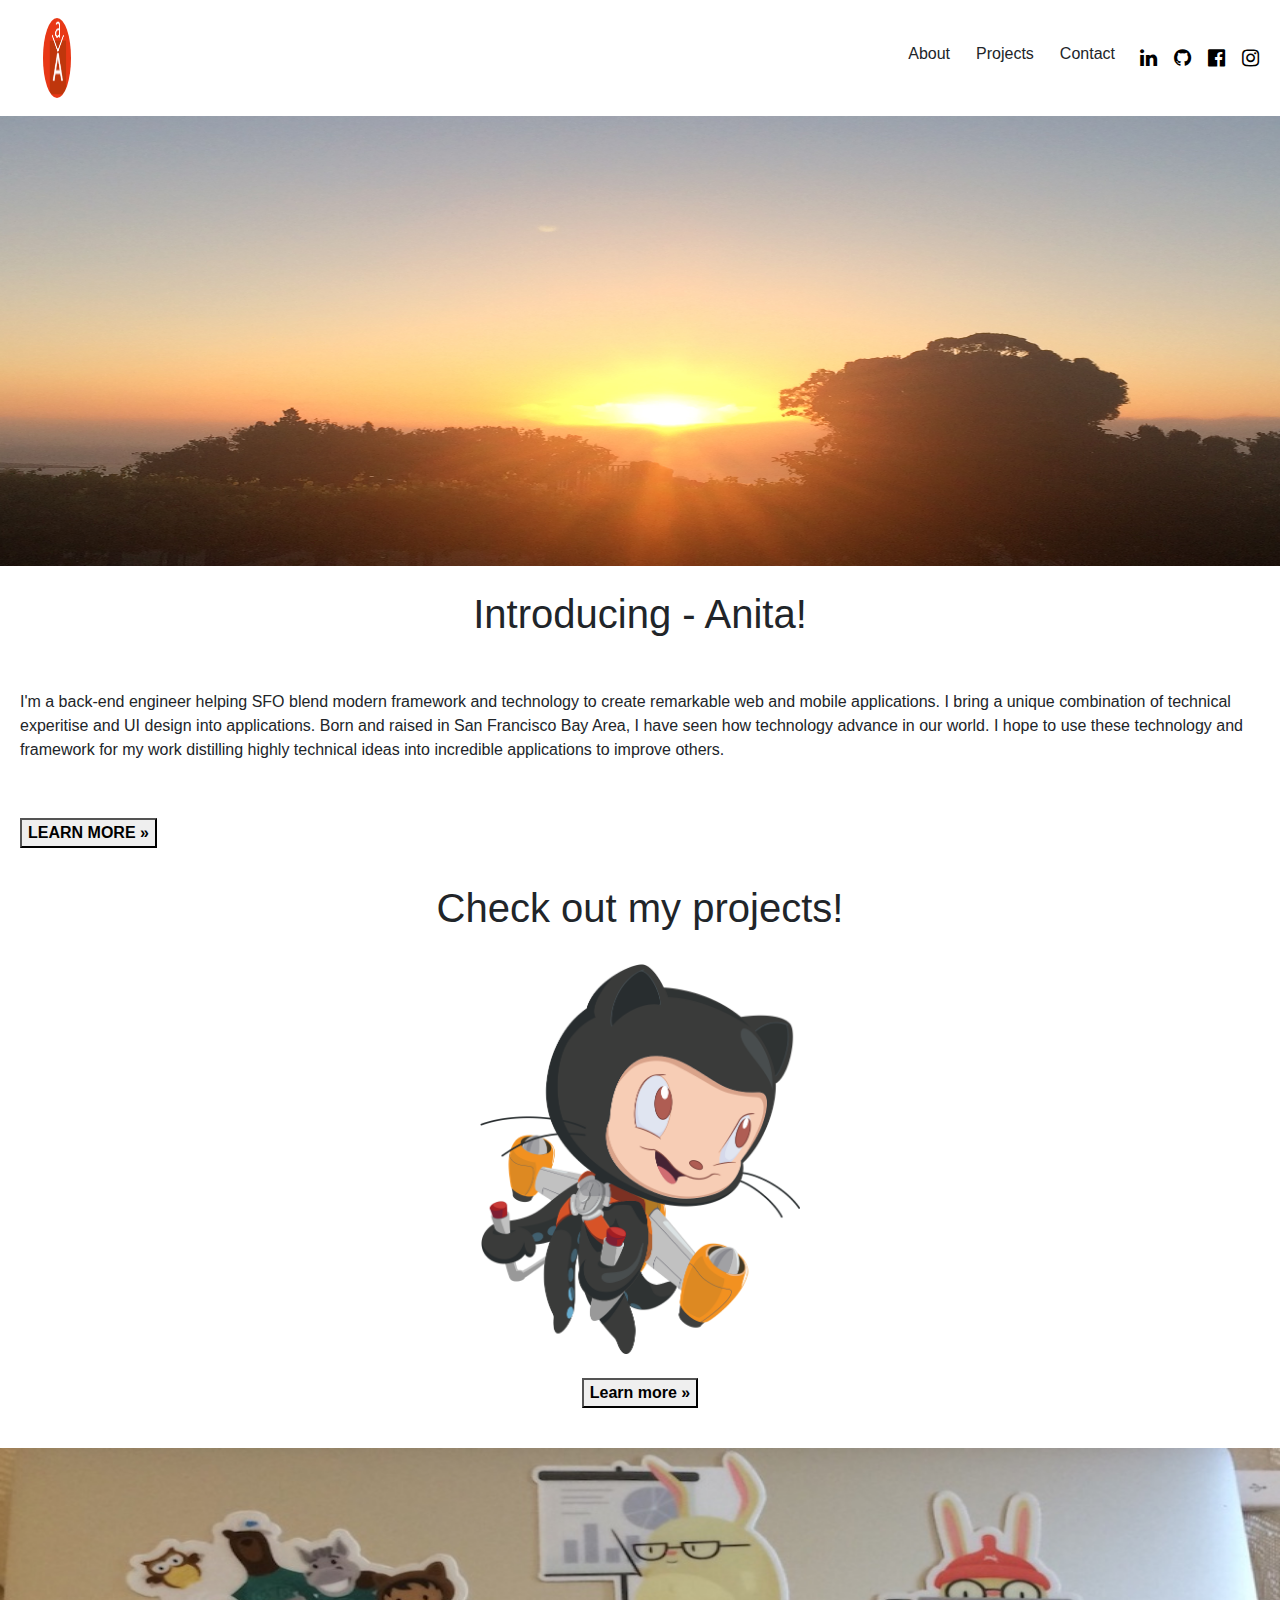
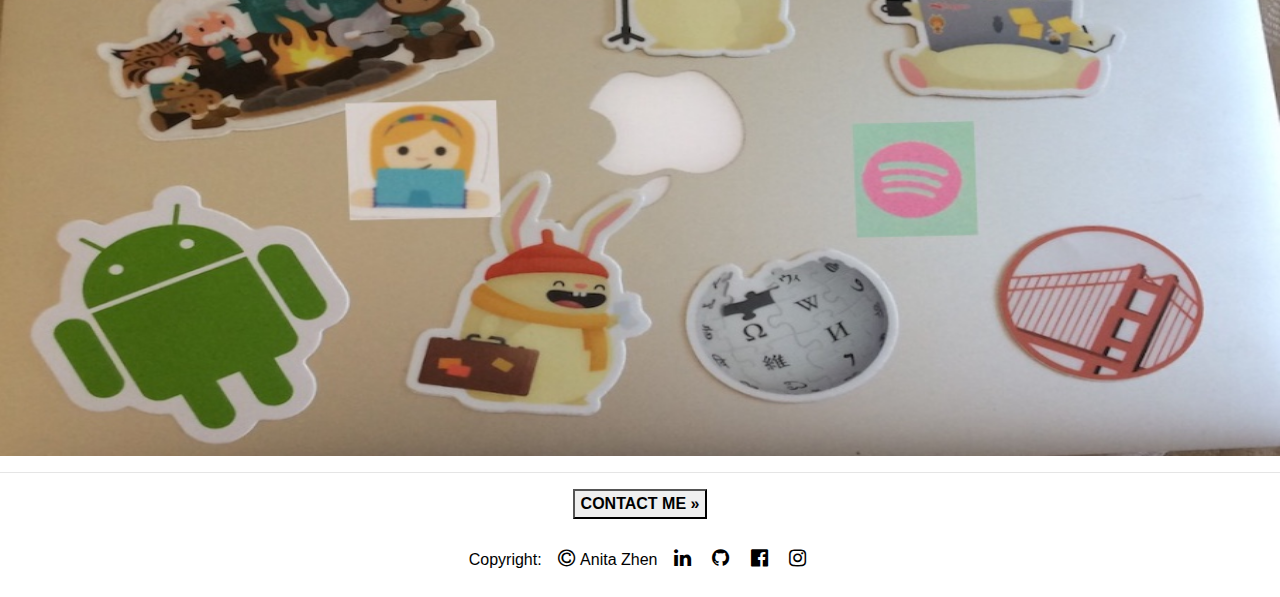
<file: index.html>
<!DOCTYPE html>
<html lang="en">

<head>
  <title>AaZ</title>
  <meta charset="utf-8">
  <meta name="viewport" content="width=device-width, initial-scale=1">
  <link rel="stylesheet" href="https://maxcdn.bootstrapcdn.com/bootstrap/4.5.2/css/bootstrap.min.css">
  <meta name="viewport" content="width=device-width, initial-scale=1">
  <link rel="stylesheet" href="https://cdnjs.cloudflare.com/ajax/libs/font-awesome/4.7.0/css/font-awesome.min.css">
  <script src="https://ajax.googleapis.com/ajax/libs/jquery/3.5.1/jquery.min.js"></script>
  <script src="https://cdnjs.cloudflare.com/ajax/libs/popper.js/1.16.0/umd/popper.min.js"></script>
  <script src="https://maxcdn.bootstrapcdn.com/bootstrap/4.5.2/js/bootstrap.min.js"></script>
  <!-- GOOGLE FONTS -->
  <link href="https://fonts.googleapis.com/css?family=Lato:300,400,700" rel="stylesheet">
  <!-- CSS Format -->
  <link rel="stylesheet" type="text/css" href="portfolioCSS.css" media="screen" />

</head>

<!-- windows -->
<link rel="shortcut icon" href="photos/favicon.ico">
<!-- apple -->
<link rel="apple-touch-icon" href="photos/favicon.png">
<!-- android -->
<link rel="icon" size="192x192" href="photos/favicon.png">

<body>
  <!-- NAVIGATION BAR -->
  <!-- HOMEPAGE -->
  <nav class="navbar navbar-expand-md navbar bg">
    <div class="mx-auto order-0">
      <a class="navbar-brand mx-auto" href="index.html">
        <img src="photos/A.jpg" alt="A" style="width:45%;min-height:80px;max-height:80px; border-radius: 50%;">
      </a>
      <button class="navbar-toggler" type="button" data-toggle="collapse" data-target=".dual-collapse2">
        <span class="navbar-toggler-icon"></span>
      </button>
    </div>
    <!-- PAGES -->
    <div class="navbar-collapse collapse w-100 order-0 dual-collapse0">
      <ul class="navbar-nav ml-auto">
        <li class="about.html">
          <button onclick="aboutPage()" class="btn">About</button>
        </li>
        <script>
          function aboutPage() {
            location.replace("about.html")
          }
        </script>
        <li class="projects.html">
          <button onclick="projectsPage()" class="btn">Projects</button>
        </li>
        <script>
          function projectsPage() {
            location.replace("projects.html")
          }
        </script>
        <li class="contact.html">
          <button onclick="contactPage()" class="btn">Contact</button>
        </li>
        <script>
          function contactPage() {
            location.replace("contact.html")
          }
        </script>
        <!-- SOCIAL MEDIA -->
        <a href="https://www.linkedin.com/in/anita-zhen" class="fa fa-linkedin"></a>
        <a href="https://www.github.com/AnitaZhen" class="fa fa-github"></a>
        <a href="https://www.facebook.com/anita.zhen.50/" class="fa fa-facebook-official"></a>
        <a href="https://www.instagram.com/aneeeedaa/" class="fa fa-instagram"></a>
      </ul>
    </div>
  </nav>
  <!-- END OF NAVIGATION BAR -->
  <!-- Image Header -->
  <div class="w3-display-container w3-animate-opacity">
    <img src="photos/homepage.jpg" alt="sunrise" style="width:100%;min-height:450px;max-height:300px;">
  </div>

  <!-- About Section -->
  <br>
  <h1 style="text-align:center">Introducing - Anita!</h1><br>
  <p style="padding: 20px">I'm a back-end engineer helping SFO blend modern framework and technology
    to create remarkable web and mobile applications. I bring a unique combination of technical
    experitise and UI design into applications. Born and raised in San Francisco Bay Area,
    I have seen how technology advance in our world. I hope to use these technology and framework
    for my work distilling highly technical ideas into incredible applications to improve others.
  <p style="padding: 20px"><button class="w3-button w3-padding-large w3-white w3-border" onclick="aboutPage()"><b>LEARN
        MORE »</b></button></p>
  <script>
    function aboutPage() {
      location.replace("about.html")
    }
  </script>

  <!-- PROJECTS -->

  <h1 style="text-align:center">Check out my projects!</h1><br>
  <div class="image">
    <img src="photos/octocat.png" alt="project image" class="image">
  </div><br>
  <div class="center">
    <p><button onclick="projectsPage()" style="text-align:center"><b>Learn more »</b></button></p>
    <script>
      function projectsPage() {
        location.replace("projects.html")
      }
    </script>
  </div>

  <br>
  <div class="w3-display-container w3-animate-opacity">
    <img src="photos/homepageFooter.jpg" alt="footer image" style="width:100%;min-height:608px;max-height:488px;">
  </div>
  </div>

  <hr>

  <!-- Contact Section -->
  <div class="center">
    <p><button onclick="contactPage()" style="text-align:center"><b>CONTACT ME »</b></button></p>
    <script>
      function contactPage() {
        location.replace("contact.html")
      }
    </script>
  </div>

  <!-- End page content -->


  <!-- Footer -->
  <div class="footer">
    <p>Copyright: <i class="fa fa-copyright"></i>Anita Zhen
      <a href="https://www.linkedin.com/in/anita-zhen" class="fa fa-linkedin"></a>
      <a href="https://www.github.com/AnitaZhen" class="fa fa-github" color="white"></a>
      <a href="https://www.facebook.com/anita.zhen.50/" class="fa fa-facebook-official"></a>
      <a href="https://www.instagram.com/aneeeedaa/" class="fa fa-instagram"></a>
    </p>
  </div>

</body>

</html>
</file>
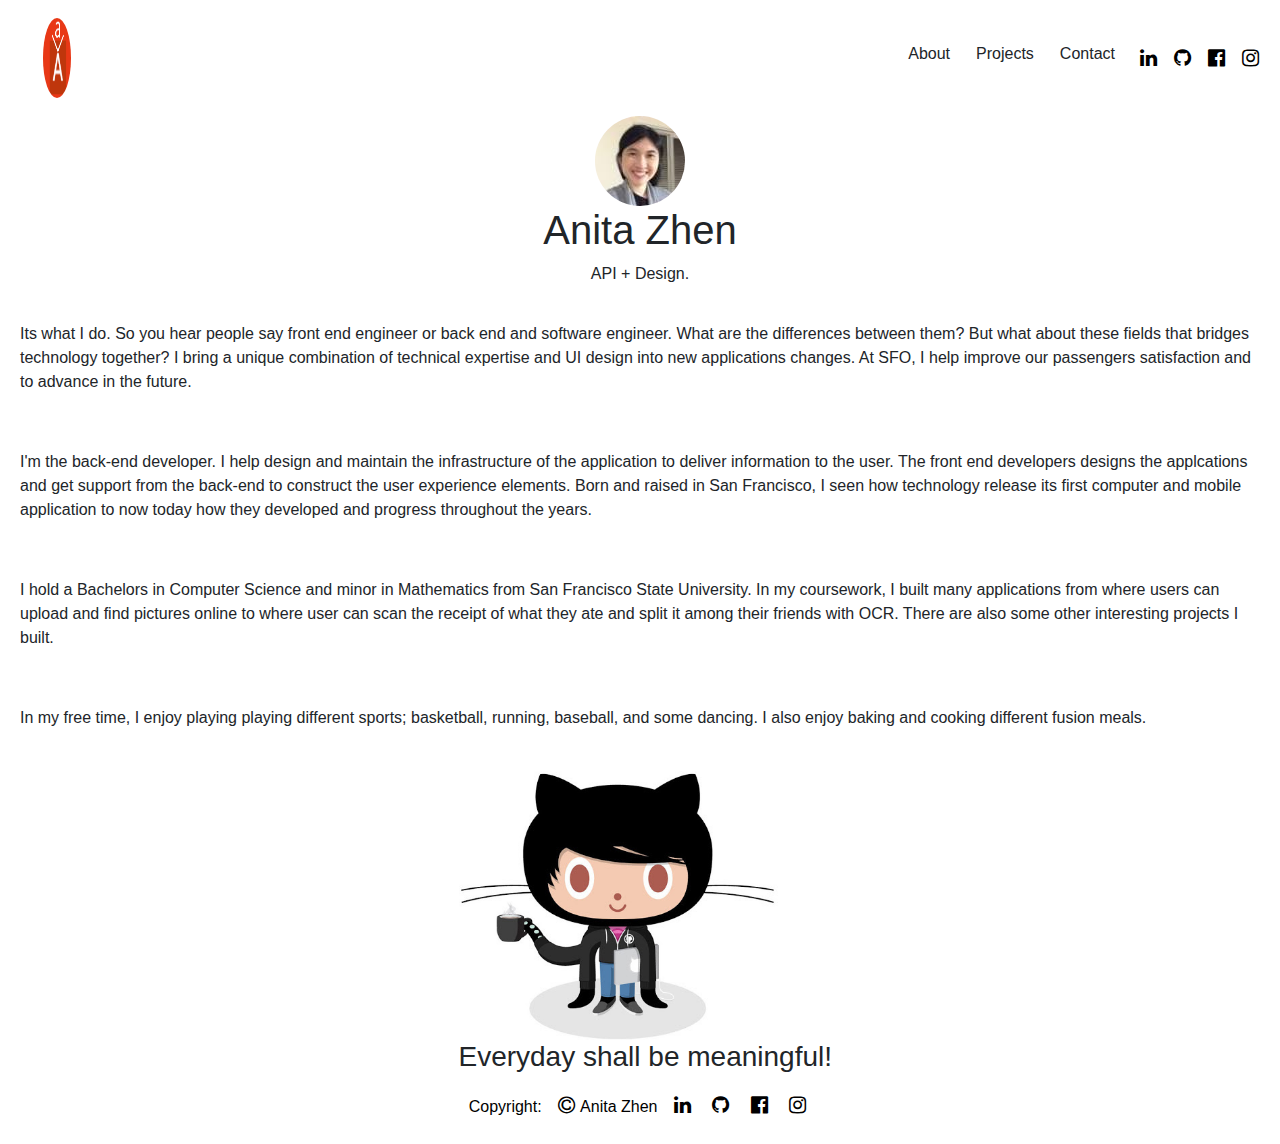
<file: about.html>
<!DOCTYPE html>
<html lang="en">

<head>
  <title>About AaZ</title>
  <meta charset="utf-8">
  <meta name="viewport" content="width=device-width, initial-scale=1">
  <link rel="stylesheet" href="https://maxcdn.bootstrapcdn.com/bootstrap/4.5.2/css/bootstrap.min.css">
  <meta name="viewport" content="width=device-width, initial-scale=1">
  <link rel="stylesheet" href="https://cdnjs.cloudflare.com/ajax/libs/font-awesome/4.7.0/css/font-awesome.min.css">
  <script src="https://ajax.googleapis.com/ajax/libs/jquery/3.5.1/jquery.min.js"></script>
  <script src="https://cdnjs.cloudflare.com/ajax/libs/popper.js/1.16.0/umd/popper.min.js"></script>
  <script src="https://maxcdn.bootstrapcdn.com/bootstrap/4.5.2/js/bootstrap.min.js"></script>
  <!-- GOOGLE FONTS -->
  <link href="https://fonts.googleapis.com/css?family=Lato:300,400,700" rel="stylesheet">
  <!-- CSS Format -->
  <link rel="stylesheet" type="text/css" href="portfolioCSS.css" media="screen" />
</head>

<!-- windows -->
<link rel="shortcut icon" href="photos/favicon.ico">
<!-- apple -->
<link rel="apple-touch-icon" href="photos/favicon.png">
<!-- android -->
<link rel="icon" size="192x192" href="photos/favicon.png">

<body>
  <!-- NAVIGATION BAR -->
  <!-- HOMEPAGE -->
  <nav class="navbar navbar-expand-md navbar bg">
    <div class="mx-auto order-0">
      <a class="navbar-brand mx-auto" href="index.html">
        <img src="photos/A.jpg" alt="A" style="width:45%;min-height:80px;max-height:80px; border-radius: 50%;">
      </a>
      <button class="navbar-toggler" type="button" data-toggle="collapse" data-target=".dual-collapse2">
        <span class="navbar-toggler-icon"></span>
      </button>
    </div>
    <!-- PAGES -->
    <div class="navbar-collapse collapse w-100 order-0 dual-collapse0">
      <ul class="navbar-nav ml-auto">
        <li class="about.html">
          <button onclick="aboutPage()" class="btn">About</button>
        </li>
        <script>
          function aboutPage() {
            location.replace("about.html")
          }
        </script>
        <li class="projects.html">
          <button onclick="projectsPage()" class="btn">Projects</button>
        </li>
        <script>
          function projectsPage() {
            location.replace("projects.html")
          }
        </script>
        <li class="contact.html">
          <button onclick="contactPage()" class="btn">Contact</button>
        </li>
        <script>
          function contactPage() {
            location.replace("contact.html")
          }
        </script>
        <!-- SOCIAL MEDIA -->
        <a href="https://www.linkedin.com/in/anita-zhen" class="fa fa-linkedin"></a>
        <a href="https://www.github.com/AnitaZhen" class="fa fa-github"></a>
        <a href="https://www.facebook.com/anita.zhen.50/" class="fa fa-facebook-official"></a>
        <a href="https://www.instagram.com/aneeeedaa/" class="fa fa-instagram"></a>
        </script>
      </ul>
    </div>
  </nav>
  <!-- END OF NAVIGATION -->
  <!-- Page content -->
  <img src="photos/AnitaZhen.jpg" alt="Anita Zhen" class="avatar" style="width:90px;height:90px;">
  <h1 style="text-align:center">Anita Zhen</h1>
  <p style="text-align: center;">API + Design.
  <p style="padding: 20px">Its what I do.
    So you hear people say front end engineer or back end and software engineer.
    What are the differences between them? But what about these fields that bridges technology
    together? I bring a unique combination of technical expertise and UI design into
    new applications changes. At SFO, I help improve our passengers
    satisfaction and to advance in the future.</p>
  <p style="padding: 20px"> I'm the back-end developer. I help design and maintain the infrastructure
    of the application to deliver information to the user. The front end developers
    designs the applcations and get support from the back-end to construct the
    user experience elements. Born and raised in San Francisco, I seen how
    technology release its first computer and mobile application to now today how they developed
    and progress throughout the years. </p>
  <p style="padding: 20px"> I hold a Bachelors in Computer Science and minor in Mathematics from
    San Francisco State University. In my coursework, I built many applications from where
    users can upload and find pictures online to where user can scan the receipt of what
    they ate and split it among their friends with OCR. There are also
    some other interesting projects I built.</p>
  <p style="padding: 20px"> In my free time, I enjoy playing playing different sports; basketball,
    running, baseball, and some dancing. I also enjoy baking and cooking different fusion meals.</p>
  <div class="image2">

    <img src="photos/octocatDeveloper.jpg" alt="octocatDeveloper" style="width:90%">

    <h3 style="text-align: right;"> Everyday shall be meaningful! </h3>
  </div>

  <!-- Footer -->
  <div class="footer">
    <p>Copyright: <i class="fa fa-copyright"></i>Anita Zhen
      <a href="https://www.linkedin.com/in/anita-zhen" class="fa fa-linkedin"></a>
      <a href="https://www.github.com/AnitaZhen" class="fa fa-github" color="white"></a>
      <a href="https://www.facebook.com/anita.zhen.50/" class="fa fa-facebook-official"></a>
      <a href="https://www.instagram.com/aneeeedaa/" class="fa fa-instagram"></a>
    </p>
  </div>
</body>

</html>
</file>
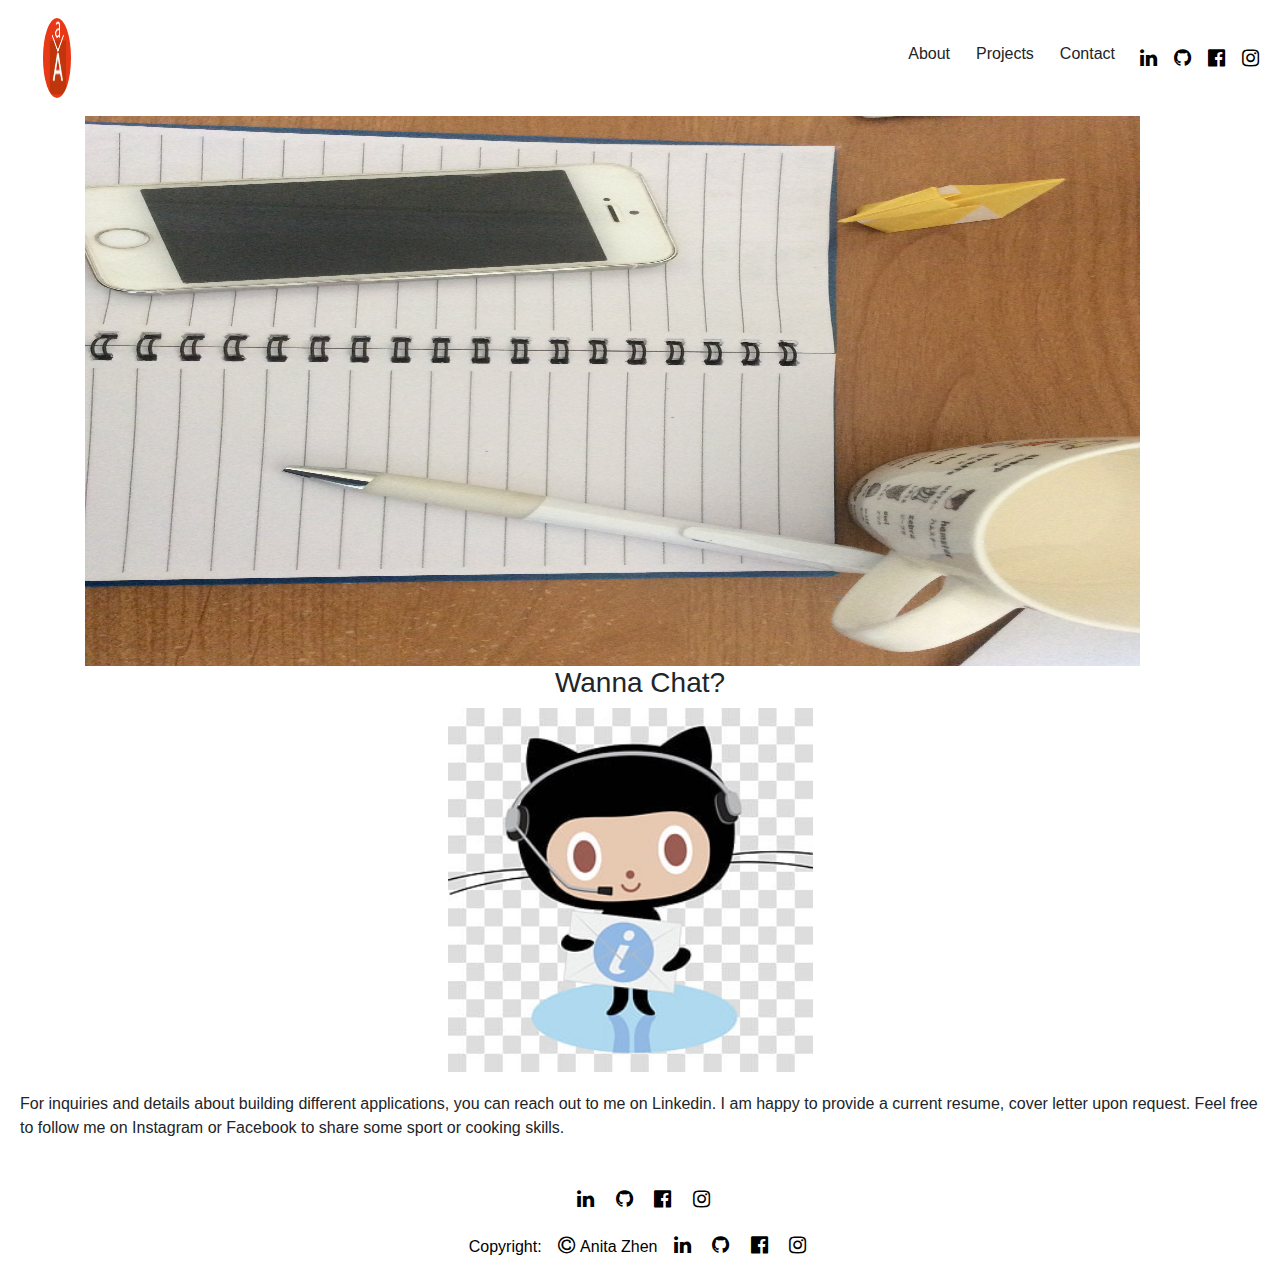
<file: contact.html>
<!DOCTYPE html>
<html lang="en">

<head>
  <title>Contact AaZ</title>
  <meta charset="utf-8">
  <meta name="viewport" content="width=device-width, initial-scale=1">
  <link rel="stylesheet" href="https://maxcdn.bootstrapcdn.com/bootstrap/4.5.2/css/bootstrap.min.css">
  <meta name="viewport" content="width=device-width, initial-scale=1">
  <link rel="stylesheet" href="https://cdnjs.cloudflare.com/ajax/libs/font-awesome/4.7.0/css/font-awesome.min.css">
  <script src="https://ajax.googleapis.com/ajax/libs/jquery/3.5.1/jquery.min.js"></script>
  <script src="https://cdnjs.cloudflare.com/ajax/libs/popper.js/1.16.0/umd/popper.min.js"></script>
  <script src="https://maxcdn.bootstrapcdn.com/bootstrap/4.5.2/js/bootstrap.min.js"></script>
  <!-- GOOGLE FONTS -->
  <link href="https://fonts.googleapis.com/css?family=Lato:300,400,700" rel="stylesheet">
  <!-- CSS Format -->
  <link rel="stylesheet" type="text/css" href="portfolioCSS.css" media="screen" />
</head>

<!-- windows -->
<link rel="shortcut icon" href="photos/favicon.ico">
<!-- apple -->
<link rel="apple-touch-icon" href="photos/favicon.png">
<!-- android -->
<link rel="icon" size="192x192" href="photos/favicon.png">

<body>
  <!-- NAVIGATION BAR -->
  <!-- HOMEPAGE -->
  <nav class="navbar navbar-expand-md navbar bg">
    <div class="mx-auto order-0">
      <a class="navbar-brand mx-auto" href="index.html">
        <img src="photos/A.jpg" alt="A" style="width:45%;min-height:80px;max-height:80px; border-radius: 50%;">
      </a>
      <button class="navbar-toggler" type="button" data-toggle="collapse" data-target=".dual-collapse2">
        <span class="navbar-toggler-icon"></span>
      </button>
    </div>
    <!-- PAGES -->
    <div class="navbar-collapse collapse w-100 order-0 dual-collapse0">
      <ul class="navbar-nav ml-auto">
        <li class="about.html">
          <button onclick="aboutPage()" class="btn">About</button>
        </li>
        <script>
          function aboutPage() {
            location.replace("about.html")
          }
        </script>
        <li class="projects.html">
          <button onclick="projectsPage()" class="btn">Projects</button>
        </li>
        <script>
          function projectsPage() {
            location.replace("projects.html")
          }
        </script>
        <li class="contact.html">
          <button onclick="contactPage()" class="btn">Contact</button>
        </li>
        <script>
          function contactPage() {
            location.replace("contact.html")
          }
        </script>
        <!-- SOCIAL MEDIA -->
        <a href="https://www.linkedin.com/in/anita-zhen" class="fa fa-linkedin"></a>
        <a href="https://www.github.com/AnitaZhen" class="fa fa-github"></a>
        <a href="https://www.facebook.com/anita.zhen.50/" class="fa fa-facebook-official"></a>
        <a href="https://www.instagram.com/aneeeedaa/" class="fa fa-instagram"></a>
        </script>
      </ul>
    </div>
  </nav>
  <!-- END OF NAVIGATION -->
  <!-- Header IMAGE -->
  <div class="container">
    <img src="photos/contactHeader.JPG" alt="contact" style="width:95%;min-height:550px;max-height:300px;">
  </div>
  <!-- Page content -->
  <h3 style="text-align: center;"> Wanna Chat?</h3>
  <div class="contact">
    <div class="image1">
      <img src="photos/contactOctocat.jpg" alt="contactOctocat" style="width:95%">
    </div>
  </div>
  <p class="w3-large" style="padding: 20px">For inquiries and details about building different applications,
    you can reach out to me on Linkedin. I am happy to provide
    a current resume, cover letter upon request. Feel free to follow me on Instagram or Facebook
    to share some sport or cooking skills.</p>

  <div class="center">
    <a href="https://www.linkedin.com/in/anita-zhen" class="fa fa-linkedin"></a>
    <a href="https://www.github.com/AnitaZhen" class="fa fa-github"></a>
    <a href="https://www.facebook.com/anita.zhen.50/" class="fa fa-facebook-official"></a>
    <a href="https://www.instagram.com/aneeeedaa/" class="fa fa-instagram"></a>
  </div>

  <!-- Footer -->
  <div class="footer">
    <p>Copyright: <i class="fa fa-copyright"></i>Anita Zhen
      <a href="https://www.linkedin.com/in/anita-zhen" class="fa fa-linkedin"></a>
      <a href="https://www.github.com/AnitaZhen" class="fa fa-github" color="white"></a>
      <a href="https://www.facebook.com/anita.zhen.50/" class="fa fa-facebook-official"></a>
      <a href="https://www.instagram.com/aneeeedaa/" class="fa fa-instagram"></a>
    </p>
  </div>
</body>

</html>
</file>
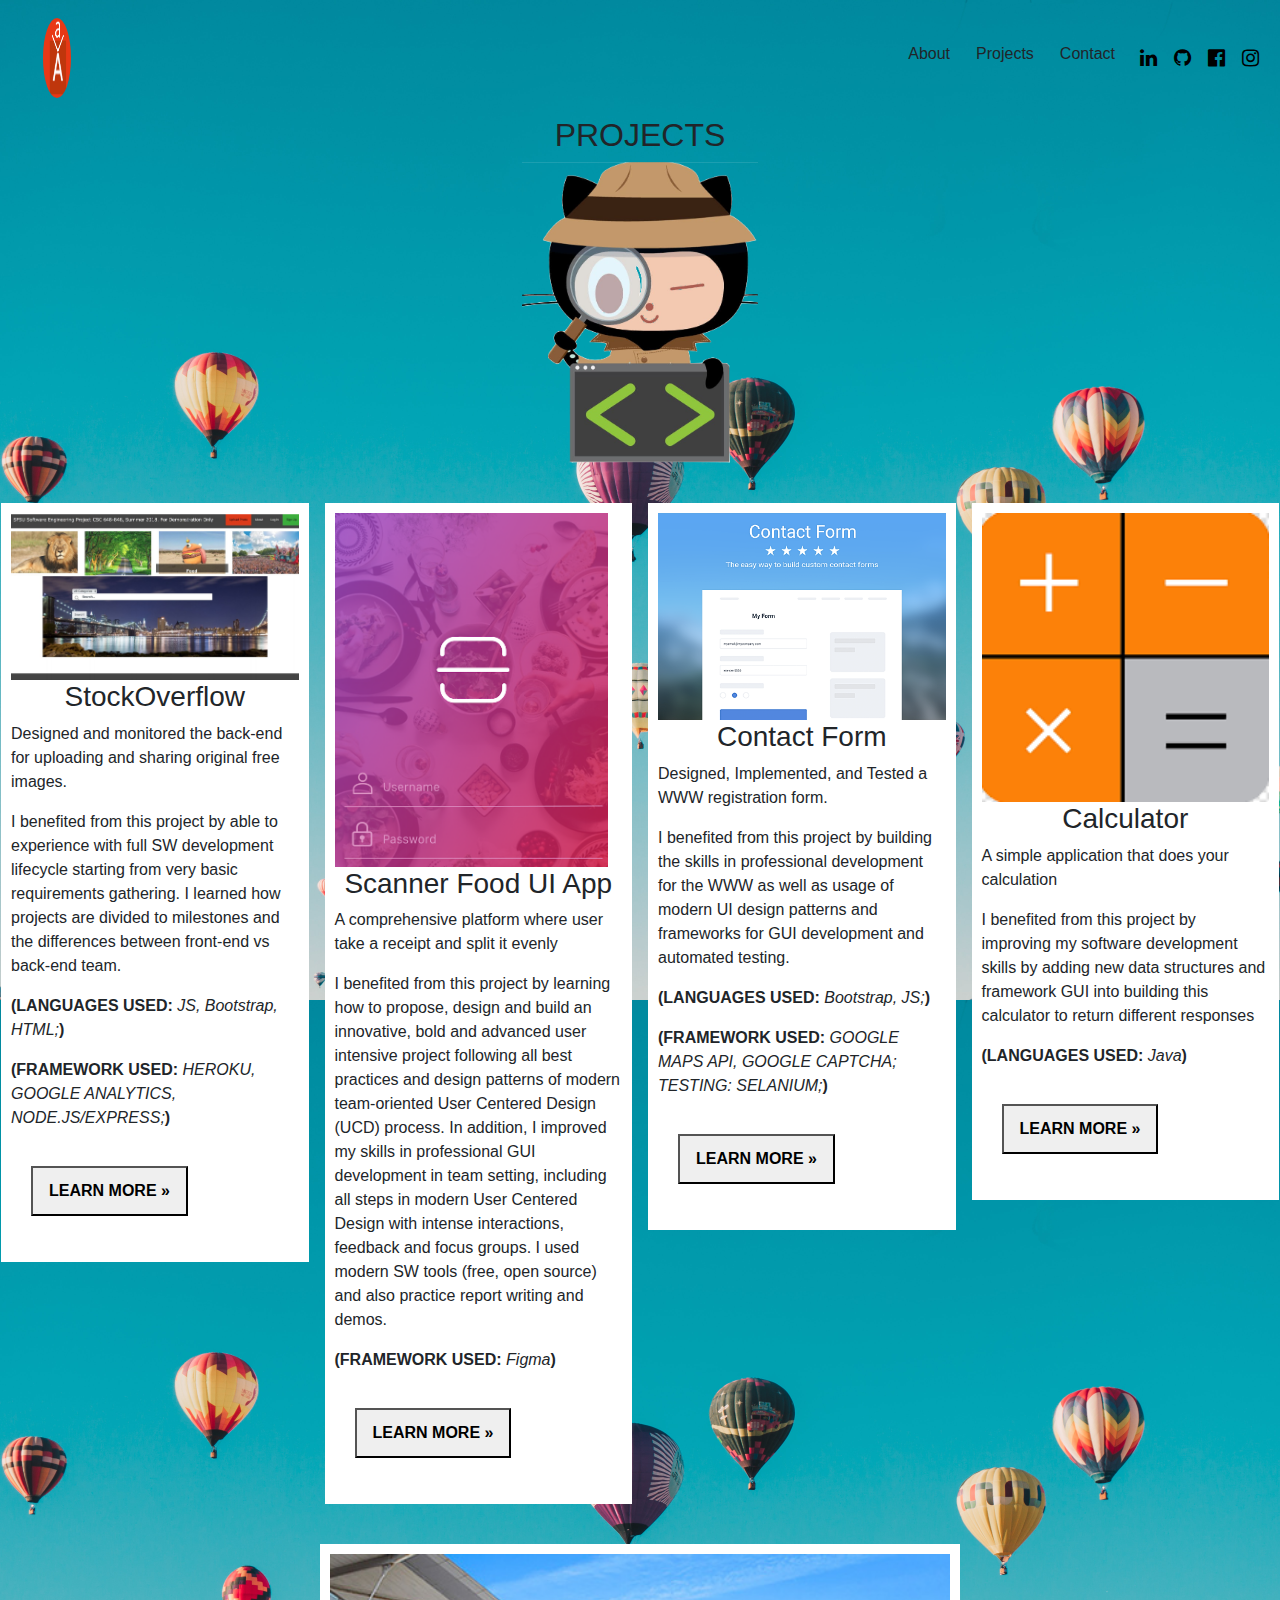
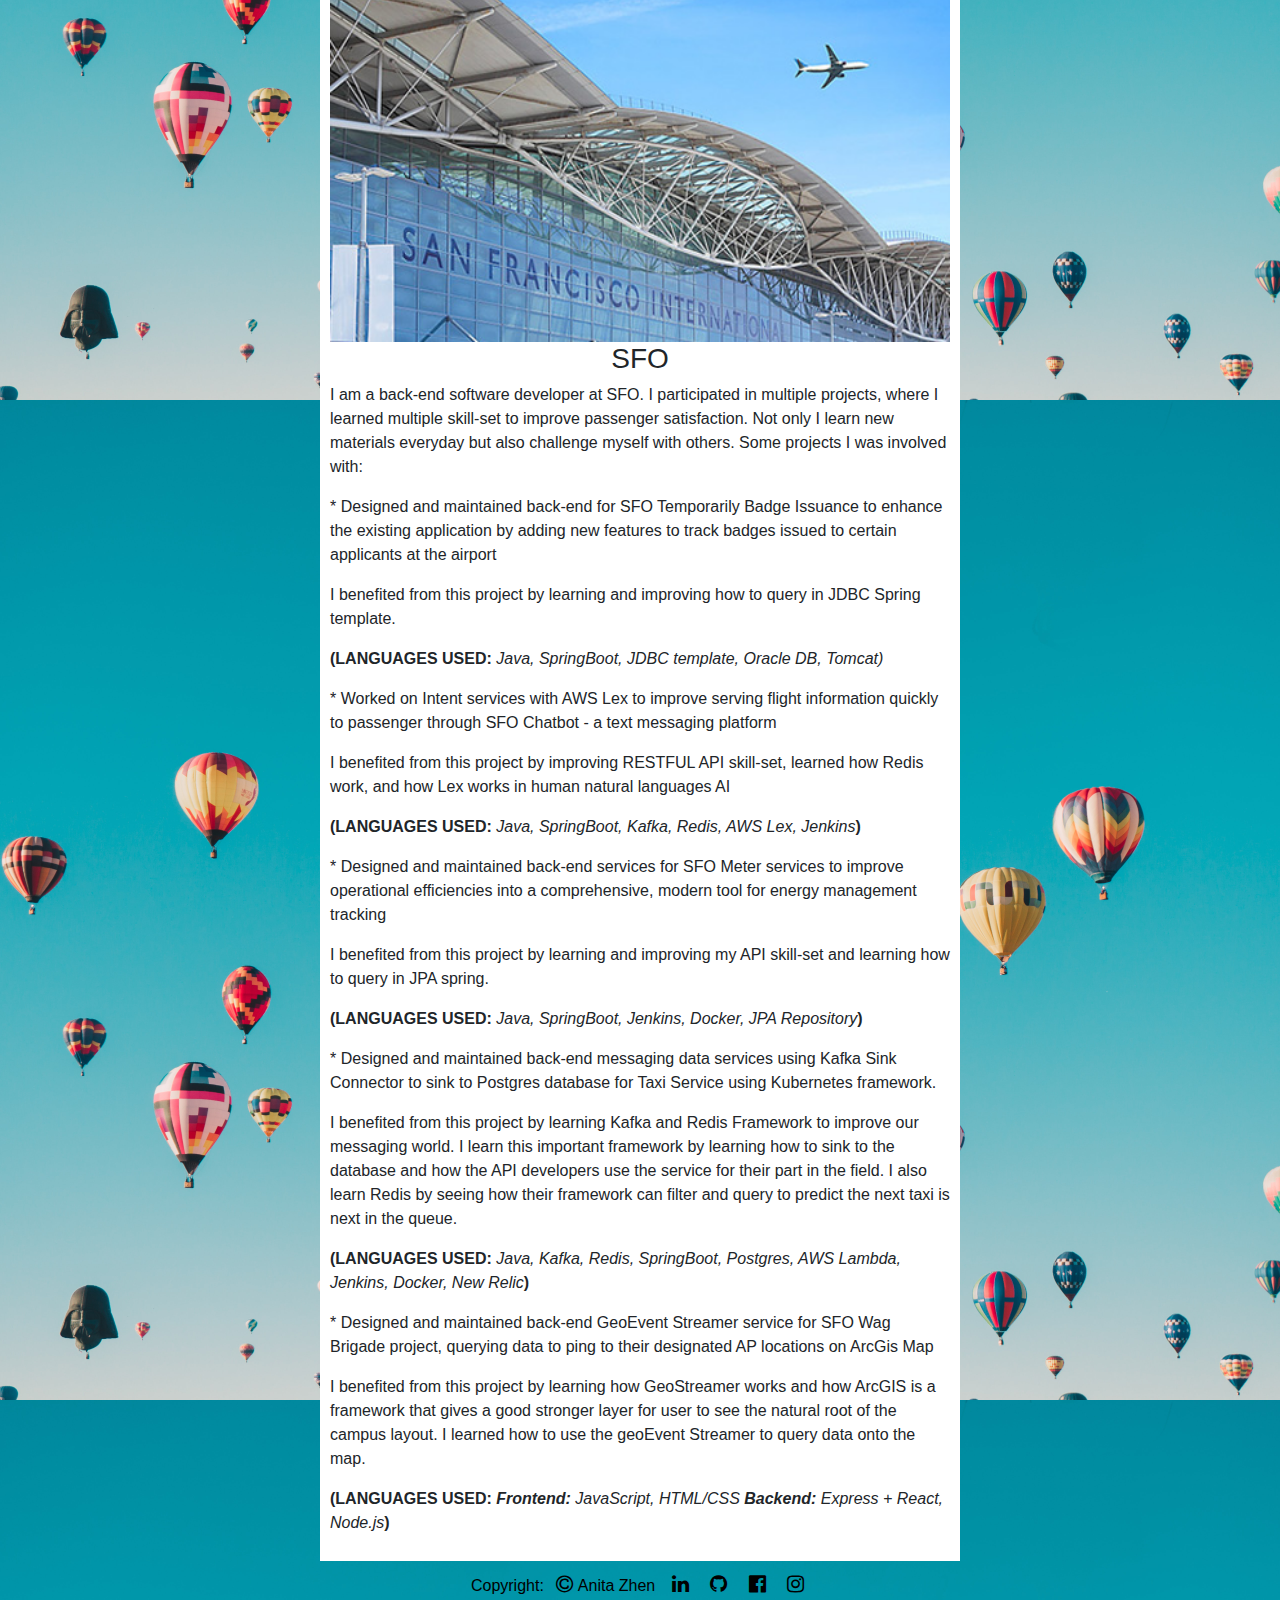
<file: projects.html>
<!DOCTYPE html>
<html lang="en">

<head>
  <title>AaZ Projects</title>
  <meta charset="utf-8">
  <meta name="viewport" content="width=device-width, initial-scale=1">
  <link rel="stylesheet" href="https://maxcdn.bootstrapcdn.com/bootstrap/4.5.2/css/bootstrap.min.css">
  <meta name="viewport" content="width=device-width, initial-scale=1">
  <link rel="stylesheet" href="https://cdnjs.cloudflare.com/ajax/libs/font-awesome/4.7.0/css/font-awesome.min.css">
  <script src="https://ajax.googleapis.com/ajax/libs/jquery/3.5.1/jquery.min.js"></script>
  <script src="https://cdnjs.cloudflare.com/ajax/libs/popper.js/1.16.0/umd/popper.min.js"></script>
  <script src="https://maxcdn.bootstrapcdn.com/bootstrap/4.5.2/js/bootstrap.min.js"></script>
  <!-- GOOGLE FONTS -->
  <link href="https://fonts.googleapis.com/css?family=Lato:300,400,700" rel="stylesheet">
  <!-- CSS Format -->
  <link rel="stylesheet" type="text/css" href="projectCSS.css" media="screen" />
</head>

<!-- windows -->
<link rel="shortcut icon" href="photos/favicon.ico">
<!-- apple -->
<link rel="apple-touch-icon" href="photos/favicon.png">
<!-- android -->
<link rel="icon" size="192x192" href="photos/favicon.png">

<body>
  <!-- navigation bar -->
  <!-- HOMEPAGE -->
  <nav class="navbar navbar-expand-md navbar bg">
    <div class="mx-auto order-0">
      <a class="navbar-brand mx-auto" href="index.html">
        <img src="photos/A.jpg" alt="A" style="width:45%;min-height:80px;max-height:80px; border-radius: 50%;">
      </a>
      <button class="navbar-toggler" type="button" data-toggle="collapse" data-target=".dual-collapse2">
        <span class="navbar-toggler-icon"></span>
      </button>
    </div>
    <!-- right icon -->
    <div class="navbar-collapse collapse w-100 order-0 dual-collapse0">
      <ul class="navbar-nav ml-auto">
        <li class="about.html">
          <button onclick="aboutPage()" class="btn">About</button>
        </li>
        <script>
          function aboutPage() {
            location.replace("about.html")
          }
        </script>
        <li class="projects.html">
          <button onclick="projectsPage()" class="btn">Projects</button>
        </li>
        <script>
          function projectsPage() {
            location.replace("projects.html")
          }
        </script>
        <li class="contact.html">
          <button onclick="contactPage()" class="btn">Contact</button>
        </li>
        <script>
          function contactPage() {
            location.replace("contact.html")
          }
        </script>

        <!-- social media -->
        <a href="https://www.linkedin.com/in/anita-zhen" class="fa fa-linkedin"></a>
        <a href="https://www.github.com/AnitaZhen" class="fa fa-github"></a>
        <a href="https://www.facebook.com/anita.zhen.50/" class="fa fa-facebook-official"></a>
        <a href="https://www.instagram.com/aneeeedaa/" class="fa fa-instagram"></a>

      </ul>
    </div>
  </nav>
  <!-- end of navigation bar ... STARTING Project category -->
  <h2 style="text-align:center">PROJECTS</h2>
  <div class="image">
    <img src="photos/inspectocat.png" alt="inspectoCat" class="image">
  </div><br>
  <!-- Portfolio Gallery Grid -->
  <!-- StockOverflow -->
  <div class="row">
    <div class="column">
      <div class="content">
        <img src="photos/stockoverflow.jpg" alt="StockOverflow" style="width:100%">
        <h3 style="text-align:center">StockOverflow</h3>
        <p>Designed and monitored the back-end for uploading and sharing original free images. </p>
        <p>I benefited from this project by able to experience with full SW development lifecycle starting
          from very basic requirements gathering. I learned how projects are divided to milestones and the
          differences between front-end vs back-end team.</p>
        <p><b>(LANGUAGES USED:</b><i> JS, Bootstrap, HTML;</i><b>)</b></p>
        <p><b>(FRAMEWORK USED:</b><i> HEROKU, GOOGLE ANALYTICS, NODE.JS/EXPRESS;</i><b>)</b></p>
        <p style="padding: 20px"><button> <a href="https://csc648-stock-overflow.herokuapp.com"><b>LEARN
                MORE »</a></b></button></p>
      </div>
    </div>
    <!-- SCANNER -->
    <div class="column">
      <div class="content">
        <img src="photos/scanner.jpg" alt="Scanner" style="width:95%">
        <h3 style="text-align:center">Scanner Food UI App</h3>
        <p>A comprehensive platform where user take a receipt and split it evenly</p>
        <p>I benefited from this project by learning how to propose, design and build
          an innovative, bold and advanced user intensive project following all best
          practices and design patterns of modern team-oriented User Centered Design (UCD)
          process. In addition, I improved my skills in professional GUI development
          in team setting, including all steps in modern User Centered Design with intense
          interactions, feedback and focus groups. I used modern SW tools (free, open source)
          and also practice report writing and demos.</p>
        <p><b>(FRAMEWORK USED: </b><i>Figma</i><b>)</b></p>
        <p style="padding: 20px"><button> <a
              href="https://drive.google.com/drive/folders/13tA6oH5PjeQTCKP0v4C7mhmBN_yVyS3g?usp=sharing"><b>LEARN
                MORE »</a></b></button></p>
      </div>
    </div>
    <br>
    <!-- Contact Form -->
    <div class="column">
      <div class="content">
        <img src="photos/form.jpg" alt="Form" style="width:100%">
        <h3 style="text-align:center">Contact Form</h3>
        <p>Designed, Implemented, and Tested a WWW registration form. </p>
        <p>I benefited from this project by building the skills in professional
          development for the WWW as well as usage of modern UI design patterns
          and frameworks for GUI development and automated testing.</p>
        <p><b>(LANGUAGES USED: </b><i> Bootstrap, JS;</i><b>)</b></p>
        <p><b>(FRAMEWORK USED:</b><i> GOOGLE MAPS API, GOOGLE CAPTCHA; TESTING: SELANIUM;</i><b>)</b></p>
        <p style="padding: 20px"><button> <a href="https://github.com/AnitaZhen/forms-"><b>LEARN
                MORE »</a></b></button></p>
      </div>
    </div>
    <!-- Calculator -->
    <div class="column">
      <div class="content">
        <img src="photos/calculator.jpg" alt="Calculator" style="width:100%">
        <h3 style="text-align:center">Calculator</h3>
        <p>A simple application that does your calculation</p>
        <p>I benefited from this project by improving my software development skills
          by adding new data structures and framework GUI into building this calculator to return
          different responses </p>
        <p><b>(LANGUAGES USED:</b><i> Java</i><b>)</b></p>
        <p style="padding: 20px"><button> <a href="https://github.com/AnitaZhen/calculator"><b>LEARN
                MORE »</a></b></button></p>
      </div>
    </div>
    <!-- END GRID -->
    <br>
  </div>
  <br>

  <!-- Work Experience -->
  <div class="sfo">
    <div class="content">
      <img src="photos/sfo.jpg" alt="SFO" style="width:100%">
      <h3 style="text-align:center">SFO</h3>
      <p>I am a back-end software developer at SFO. I participated in multiple projects,
        where I learned multiple skill-set to improve passenger satisfaction. Not only I
        learn new materials everyday but also challenge myself with others. Some projects
        I was involved with:</p>
      <p> * Designed and maintained back-end for SFO Temporarily Badge Issuance to enhance
        the existing application by adding new features to track badges issued to certain
        applicants at the airport</p>
      <p> I benefited from this project by learning and improving how to query in JDBC Spring template.</p>
      <p><b>(LANGUAGES USED:</b><i> Java, SpringBoot, JDBC template, Oracle DB, Tomcat)</i>
      </p>
      <p> * Worked on Intent services with AWS Lex to improve serving flight information quickly to
        passenger through SFO Chatbot - a text messaging platform</p>
      <p>I benefited from this project by improving RESTFUL API skill-set, learned how Redis work, and how Lex works in
        human natural languages AI
      </p>
      <p><b>(LANGUAGES USED:</b><i> Java, SpringBoot, Kafka, Redis, AWS Lex, Jenkins</i><b>)</b></p>
      <p> * Designed and maintained back-end services for SFO Meter services to improve operational efficiencies
        into a comprehensive, modern tool for energy management tracking </p>
      <p>I benefited from this project by learning and improving my API skill-set and learning how to query in JPA
        spring.
      </p>
      <p><b>(LANGUAGES USED:</b><i> Java, SpringBoot, Jenkins, Docker, JPA Repository</i><b>)</b></p>
      <p> * Designed and maintained back-end messaging data services using Kafka Sink Connector to sink to Postgres
        database for Taxi Service using Kubernetes framework.</p>
      <p> I benefited from this project by learning Kafka and Redis Framework to improve our messaging world. I learn
        this important framework
        by learning how to sink to the database and how the API developers use the service for their part in the field.
        I also learn Redis by seeing how their framework can filter and query to predict the next taxi
        is next in the queue. </p>
      <p><b>(LANGUAGES USED:</b><i> Java, Kafka, Redis, SpringBoot, Postgres, AWS Lambda, Jenkins, Docker,
          New Relic</i><b>)</b></p>
      <p>* Designed and maintained back-end GeoEvent Streamer service for SFO Wag Brigade project, querying data to ping
        to their designated AP locations on ArcGis Map</p>
      <p> I benefited from this project by learning how GeoStreamer works and how ArcGIS is a framework that gives a
        good stronger
        layer for user to see the natural root of the campus layout. I learned
        how to use the geoEvent Streamer to query data onto the map. </p>
      <p><b>(LANGUAGES USED:</b><i>
          <b>Frontend:</b> JavaScript, HTML/CSS <b>Backend:</b> Express + React, Node.js</i><b>)</b></p>
      </p>
    </div>
  </div>
  <!-- Footer -->
  <div class="footer">
    <p>Copyright:<i class="fa fa-copyright"></i>Anita Zhen
      <a href="https://www.linkedin.com/in/anita-zhen" class="fa fa-linkedin"></a>
      <a href="https://www.github.com/AnitaZhen" class="fa fa-github" color="white"></a>
      <a href="https://www.facebook.com/anita.zhen.50/" class="fa fa-facebook-official"></a>
      <a href="https://www.instagram.com/aneeeedaa/" class="fa fa-instagram"></a>
    </p>
  </div>
</body>

</html>
</file>
<file: portfolioCSS.css>
/* color link */
a:link,
a:visited {
color: black;
padding: 10px 10px;
text-align: center;
text-decoration: none;
display: inline-block;
}

a:hover,
a:active {
background-color: white;
}
/* social media icon */
.fa {
padding: 10px;
font-size: 20px;
width: 30px;
text-align: center;
text-decoration: none;
margin: 3px 2px;
}

.fa-linkedin {
color: #007bb5;
}

.fa-github {
color: black;
}

.fa-facebook-official {
color: #3B5998;
}

.fa-instagram {
color: purple;
}


.container {
position: relative;
font-family: Arial;
}
/* text */
.text-block {
position: absolute;
bottom: 20px;
right: 20px;
color: white;
padding-left: 20px;
padding-right: 20px;
}
/* center */
.center {
text-align: center;
}

/* center image */
.image {
display: block;
margin-left: auto;
margin-right: auto;
width: 50%;
}
.image1 {
display: block;
margin-left: auto;
margin-right: auto;
width: 30%;
}

.avatar {
width: 751px;
height: 751px;
border-radius: 50%;
display: block;
margin-left: auto;
margin-right: auto;
}
.image2 {
display: block;
margin-left: auto;
margin-right: auto;
width: 30%;
}

/* footer */
.footer {
left: 0;
bottom: 0;
width: 100%;
color: black;
text-align: center;
}
</file>
<file: projectCSS.css>
a:link,
a:visited {

  color: black;
  padding: 10px 10px;
  text-align: center;
  text-decoration: none;
  display: inline-block;
}

a:hover,
a:active {
  background-color: white;
}

.fa {
  padding: 10px;
  font-size: 20px;
  width: 30px;
  text-align: center;
  text-decoration: none;
  margin: 3px 2px;
}

.fa-linkedin {
  color: black;
}

.fa-github {
  color: black;
}

.fa-instagram {
  color: purple;
}

.center {
  text-align: center;
}

.footer {
left: 0;
bottom: 0;
width: 100%;
color: black;
text-align: center;
}



/* Add padding BETWEEN each column */
.row,
.row > .column {
padding: 8px;
}

/* Create four equal columns that floats next to each other */
.column {
float: left;
width: 25%;
}


/* Content */
.content {
background-color: white;
padding: 10px;
}

.footer {
left: 0;
bottom: 0;
width: 100%;
color: black;
text-align: center;
}
body  {
background-image: url("photos/projectsBackground.jpg");
height: 1000px;
background-position: center;
background-size: cover;
position: relative;
}

.image {
  display: block;
margin-left: auto;
margin-right: auto;
width: 43%;
}
.sfo {
  display: block;
margin-right: auto;
margin-left: auto;
width: 50%;
}
</file>
